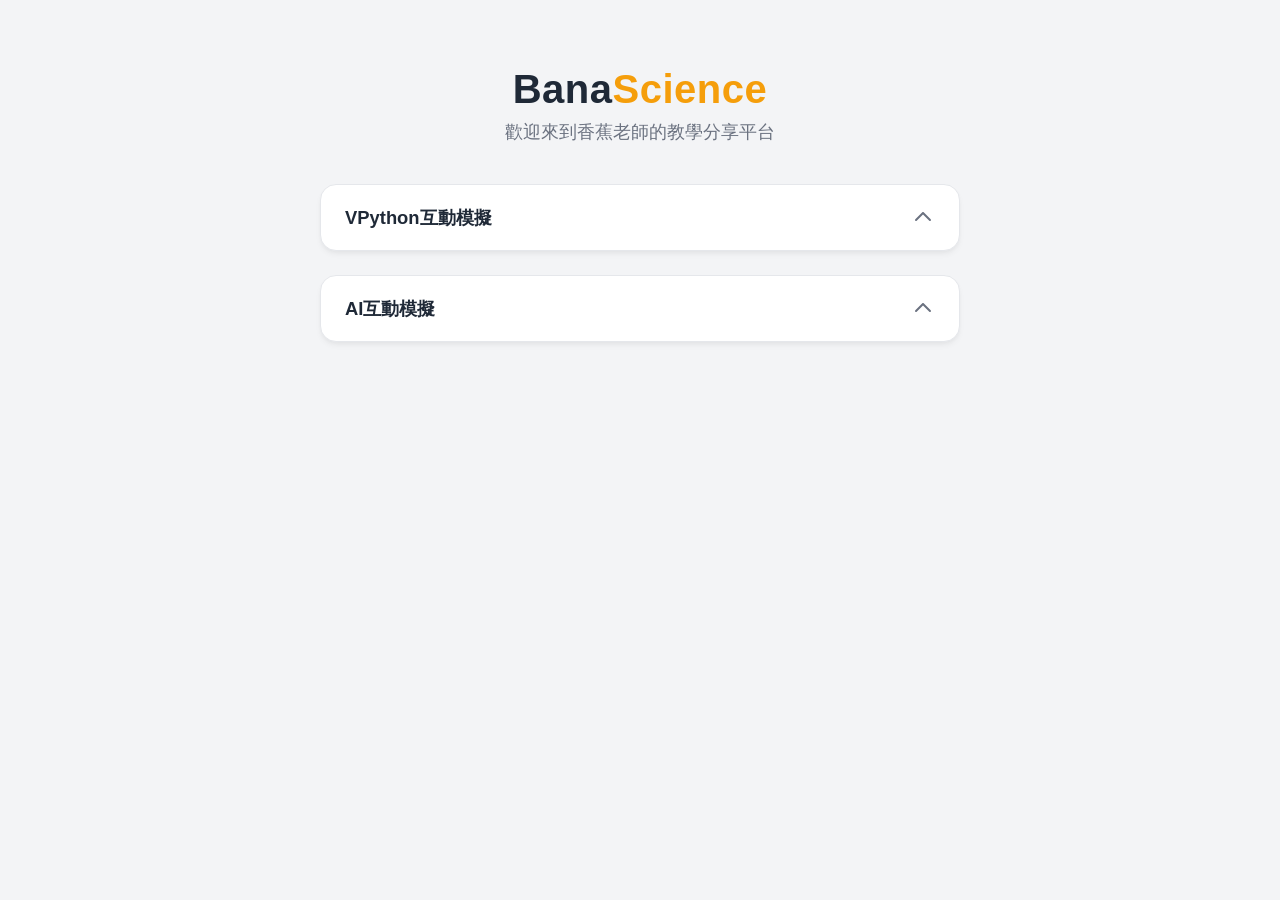
<file: index.html>
<!DOCTYPE html>
<html lang="zh-Hant">
<head>
  <meta charset="UTF-8" />  
  <meta name="viewport" content="width=device-width, initial-scale=1.0" />
  <title>BanaScience | 香蕉老師的教學分享平台</title>
  <link rel="bookmark" href="favicon/favicon.ico" />  
  <link rel="apple-touch-icon" sizes="180x180" href="favicon/apple-touch-icon.png">
  <link rel="icon" type="image/png" sizes="32x32" href="favicon/favicon-32x32.png">
  <link rel="icon" type="image/png" sizes="16x16" href="favicon/favicon-16x16.png">
  <link rel="manifest" href="favicon/site.webmanifest">
  <style>
    /* 定義全域色彩變數，方便未來統一修改 */
    :root {
      --primary-color: #F59E0B; /* 呼應香蕉的暖黃/橘色 */
      --bg-color: #F3F4F6;      /* 柔和的淺灰背景 */
      --card-bg: #FFFFFF;
      --text-main: #1F2937;
      --text-muted: #6B7280;
      --border-color: #E5E7EB;
    }

    body {
      font-family: "Microsoft JhengHei", -apple-system, BlinkMacSystemFont, sans-serif;
      background-color: var(--bg-color);
      color: var(--text-main);
      margin: 0;
      padding: 40px 20px;
      display: flex;
      flex-direction: column;
      align-items: center;
    }

    /* 加入容器限制最大寬度，避免在大螢幕上比例失衡 */
    .container {
      max-width: 640px;
      width: 100%;
    }

    header {
      text-align: center;
      margin-bottom: 40px;
    }

    h1 {
      font-size: 2.5rem;
      margin-bottom: 8px;
      font-weight: 800;
      letter-spacing: 0.5px;
    }

    h1 span {
      color: var(--primary-color);
    }

    header p {
      color: var(--text-muted);
      font-size: 1.1rem;
      margin: 0;
    }

    /* 現代卡片設計 */
    .drop-box {
      background-color: var(--card-bg);
      border-radius: 16px;
      box-shadow: 0 4px 6px -1px rgba(0, 0, 0, 0.05), 0 2px 4px -1px rgba(0, 0, 0, 0.03);
      margin-bottom: 24px;
      overflow: hidden;
      border: 1px solid var(--border-color);
      transition: transform 0.2s ease, box-shadow 0.2s ease;
    }

    .drop-box:hover {
      box-shadow: 0 10px 15px -3px rgba(0, 0, 0, 0.08);
      transform: translateY(-2px);
    }

    .drop-header {
      padding: 20px 24px;
      background-color: transparent;
      color: var(--text-main);
      font-size: 1.15rem;
      font-weight: 600;
      cursor: pointer;
      display: flex;
      justify-content: space-between;
      align-items: center;
      border: none;
      outline: none;
      transition: background-color 0.3s;
    }

    .drop-header.active, .drop-header:hover {
      background-color: #FAFAFA;
    }

    .drop-header .drop-arrow {
      transform-origin: 50% 50%;
      transition: transform 0.3s ease;
      fill: var(--text-muted);
    }

    .drop-header.active .drop-arrow {
      transform: rotate(180deg);
      fill: var(--primary-color);
    }

    .drop-content {
      background-color: var(--card-bg);
      display: flex;
      flex-direction: column;
      max-height: 0;
      overflow: hidden;
      transition: max-height 0.3s ease-out;
    }

    /* 選單內的連結項目 */
    .tool {
      padding: 16px 24px;
      display: flex;
      align-items: center;
      color: var(--text-main);
      text-decoration: none;
      border-top: 1px solid var(--border-color);
      transition: all 0.2s ease;
    }

    .tool:hover {
      background-color: #FFFBEB; /* 淺黃色懸浮背景 */
      padding-left: 32px; /* 懸浮時產生往右的動態引導感 */
      color: var(--primary-color);
      font-weight: 600;
    }

    /* 確保 SVG 縮放正確且與文字對齊 */
    .icon {
      width: 24px;
      height: 24px;
      margin-right: 14px;
      flex-shrink: 0;
    }

    .icon path {
      transition: fill 0.2s ease;
    }

    .tool:hover .icon path {
      fill: var(--primary-color);
    }

    /* 若沒有 icon 的項目，用點綴圖案代替對齊 */
    .tool span {
      display: flex;
      align-items: center;
    }
  </style>
</head>
<body>
  <div class="container">
    <header>
      <h1>Bana<span>Science</span></h1>
      <p>歡迎來到香蕉老師的教學分享平台</p>
    </header>

    <div class="drop-box">
      <div class="drop-header">
        <span>VPython互動模擬</span>
        <svg class="drop-arrow" width="24" height="24" viewBox="0 0 24 24" xmlns="http://www.w3.org/2000/svg">
          <path fill-rule="evenodd" clip-rule="evenodd" d="M12 7C12.2652 7 12.5196 7.10536 12.7071 7.29289L19.7071 14.2929C20.0976 14.6834 20.0976 15.3166 19.7071 15.7071C19.3166 16.0976 18.6834 16.0976 18.2929 15.7071L12 9.41421L5.70711 15.7071C5.31658 16.0976 4.68342 16.0976 4.29289 15.7071C3.90237 15.3166 3.90237 14.6834 4.29289 14.2929L11.2929 7.29289C11.4804 7.10536 11.7348 7 12 7Z"/>
        </svg>
      </div>
      <div class="drop-content" id="vpython_ani">
        <a class="tool" href="./wave.html">
          <svg class="icon" viewBox="0 0 594.3761 255.05859" version="1.1" xmlns="http://www.w3.org/2000/svg">
            <g transform="translate(-395.97852,-268.9707)">
              <path fill="#555555" style="stroke-linecap:round;stroke-linejoin:round;paint-order:stroke markers fill"
                d="m 558.82031,268.9707 c -20.92199,0 -37.84213,10.01797 -52.13672,21.58594 -14.29458,11.56798 -26.56698,25.69681 -37.11523,39.49805 -21.09652,27.60247 -35.37891,54.76172 -35.37891,54.76172 a 25,25 0 0 0 -0.25781,0.86523 h -15.45312 a 22.5,22.5 0 0 0 -22.5,22.5 22.5,22.5 0 0 0 22.5,22.5 h 158.86132 a 22.5,22.5 0 0 0 22.5,-22.5 22.5,22.5 0 0 0 -11.11523,-19.40039 c 2.13415,-3.41445 4.4962,-7.09667 7.10156,-10.98242 -3.69198,-5.61745 -7.44564,-11.02613 -11.27344,-15.8086 -11.22714,-14.02732 -21.59804,-19.28801 -24.34374,-20.59961 -16.43062,23.23801 -27.07227,43.42579 -27.07227,43.42579 a 25,25 0 0 0 -0.36523,0.86523 H 491.8418 c 4.9206,-7.74054 10.62061,-16.32858 17.45117,-25.26562 9.04241,-11.831 19.38296,-23.336 28.84375,-30.99219 9.46078,-7.6562 17.43927,-10.45313 20.68359,-10.45313 12.20814,0 27.55106,10.53319 42.68946,29.44727 15.13841,18.91408 28.14244,43.18011 38.18945,60.58203 9.10519,15.77066 23.19824,42.76892 42.45312,66.82617 19.25489,24.05725 45.60208,48.20313 81.72657,48.20313 20.922,0 37.84212,-10.0199 52.13672,-21.58789 14.2946,-11.56798 26.56693,-25.69486 37.11523,-39.4961 21.0965,-27.60247 35.37891,-54.76367 35.37891,-54.76367 a 25,25 0 0 0 -10.41993,-33.78516 25,25 0 0 0 -33.78515,10.41993 c 0,0 -12.81559,24.10361 -30.90039,47.76562 -9.0424,11.831 -19.381,23.33598 -28.8418,30.99219 -9.4608,7.6562 -17.43929,10.45508 -20.68359,10.45508 -12.2081,0 -27.55105,-10.53319 -42.68946,-29.44727 C 706.05105,425.66795 693.047,401.40192 683,384 673.8948,368.22934 659.7998,341.23108 640.54492,317.17383 621.29003,293.11657 594.94479,268.9707 558.82031,268.9707 Z m 98.94727,0 c -10.1329,0 -19.30884,2.38143 -27.7207,6.11914 10.70728,8.95653 19.8438,19.00212 27.45507,28.51172 5.08846,6.35757 9.79291,12.84472 14.14844,19.24024 9.08478,4.62656 18.98115,13.3001 28.80664,25.57617 15.13841,18.91408 28.14245,43.18011 38.18946,60.58203 6.06993,10.51344 14.57015,26.10715 25.125,42.40234 1.78696,-0.91242 4.20304,-2.34317 7.1289,-4.71093 7.20464,-5.8304 16.93063,-16.41639 25.24805,-27.29883 1.22338,-1.60067 2.36522,-3.19791 3.53711,-4.79883 C 793.07513,403.68747 787.1085,392.93952 781.94727,384 772.84207,368.22934 758.74707,341.23108 739.49219,317.17383 720.2373,293.11657 693.89206,268.9707 657.76758,268.9707 Z m 306.65234,102.54492 a 25,25 0 0 0 -21.16797,13.30079 c 0,0 -12.81559,24.10361 -30.90039,47.76562 -9.0424,11.831 -19.38099,23.33598 -28.84179,30.99219 -2.82417,2.28547 -5.43862,4.01568 -7.91211,5.49023 -1.71394,2.35097 -3.39487,4.69418 -5.21094,7.07032 -10.68177,13.97586 -23.40176,28.68413 -38.7832,41.49609 9.49961,4.01241 19.8775,6.39844 31.22265,6.39844 20.922,0 37.84212,-10.0199 52.13672,-21.58789 14.2946,-11.56798 26.56694,-25.69486 37.11524,-39.4961 21.0965,-27.60247 35.3789,-54.76367 35.3789,-54.76367 a 25,25 0 0 0 -10.41992,-33.78516 25,25 0 0 0 -12.61719,-2.88086 z" />
            </g>
          </svg>
          <span>波動模擬</span>
        </a>
        <a class="tool" href="./projectile.html">
          <svg class="icon" viewBox="0 0 556.05591 450" version="1.1" xmlns="http://www.w3.org/2000/svg">
            <g transform="translate(-371.45581,-113.09178)">
              <path fill="#555555" style="display:inline;stroke-linecap:round;stroke-linejoin:round;paint-order:stroke markers fill"
                d="m 813.71879,113.09178 c -62.2541,-1e-5 -113.793,51.53891 -113.79301,113.79297 0,62.25406 51.53891,113.79292 113.79301,113.79292 62.254,0 113.7929,-51.53886 113.7929,-113.79292 0,-62.25405 -51.5389,-113.79297 -113.7929,-113.79297 z m 0,50 a 63.793274,63.793274 0 0 1 63.7929,63.79297 63.793274,63.793274 0 0 1 -63.7929,63.79297 63.793274,63.793274 0 0 1 -63.79301,-63.79297 63.793274,63.793274 0 0 1 63.79301,-63.79297 z m -156.20902,81.64453 a 22.5,22.5 0 0 0 -11.43164,2.22461 c -42.15649,20.56658 -82.80419,44.84276 -120.45313,73.55665 -0.005,0 -0.0101,0.01 -0.0156,0.014 -0.003,0 -0.007,0 -0.01,0.01 -30.0369,22.8474 -57.94888,48.3608 -83.52148,75.9687 -24.5409,26.4741 -46.99316,54.9388 -66.90625,85.1426 a 22.5,22.5 0 0 0 6.39843,31.1699 22.5,22.5 0 0 0 31.16993,-6.4004 c 18.51048,-28.0762 39.43138,-54.6096 62.34375,-79.3261 a 22.50225,22.50225 0 0 0 0.006,-0.01 c 23.87759,-25.7781 49.88614,-49.5366 77.7754,-70.7481 a 22.50225,22.50225 0 0 0 0.0254,-0.02 c 34.95945,-26.6654 73.0517,-49.4628 112.91797,-68.91208 a 22.5,22.5 0 0 0 10.35546,-30.08789 22.5,22.5 0 0 0 -18.65429,-12.58008 z m 35.03906,60.93946 a 22.5,22.5 0 0 0 -11.45313,2.1211 c -75.90929,36.1812 -168.40964,95.7492 -245.36914,208.789 a 22.5,22.5 0 0 0 5.9375,31.2618 22.5,22.5 0 0 0 31.25977,-5.9356 c 71.70632,-105.3238 156.02162,-159.409 227.5332,-193.4941 a 22.5,22.5 0 0 0 10.63086,-29.9922 22.5,22.5 0 0 0 -18.53906,-12.75 z" />
            </g>
          </svg>
          <span>拋體模擬</span>
        </a>
      </div>
    </div>

    <div class="drop-box">
      <div class="drop-header">
        <span>AI互動模擬</span>
        <svg class="drop-arrow" width="24" height="24" viewBox="0 0 24 24" xmlns="http://www.w3.org/2000/svg">
          <path fill-rule="evenodd" clip-rule="evenodd" d="M12 7C12.2652 7 12.5196 7.10536 12.7071 7.29289L19.7071 14.2929C20.0976 14.6834 20.0976 15.3166 19.7071 15.7071C19.3166 16.0976 18.6834 16.0976 18.2929 15.7071L12 9.41421L5.70711 15.7071C5.31658 16.0976 4.68342 16.0976 4.29289 15.7071C3.90237 15.3166 3.90237 14.6834 4.29289 14.2929L11.2929 7.29289C11.4804 7.10536 11.7348 7 12 7Z"/>
        </svg>
      </div>
     <div class="drop-content" id="html_ani">
        <a class="tool" href="./lab/wave_physic.html">
          <svg class="icon" viewBox="0 0 594.3761 255.05859" version="1.1" xmlns="http://www.w3.org/2000/svg">
            <g transform="translate(-395.97852,-268.9707)">
              <path fill="#555555" style="stroke-linecap:round;stroke-linejoin:round;paint-order:stroke markers fill"
                d="m 558.82031,268.9707 c -20.92199,0 -37.84213,10.01797 -52.13672,21.58594 -14.29458,11.56798 -26.56698,25.69681 -37.11523,39.49805 -21.09652,27.60247 -35.37891,54.76172 -35.37891,54.76172 a 25,25 0 0 0 -0.25781,0.86523 h -15.45312 a 22.5,22.5 0 0 0 -22.5,22.5 22.5,22.5 0 0 0 22.5,22.5 h 158.86132 a 22.5,22.5 0 0 0 22.5,-22.5 22.5,22.5 0 0 0 -11.11523,-19.40039 c 2.13415,-3.41445 4.4962,-7.09667 7.10156,-10.98242 -3.69198,-5.61745 -7.44564,-11.02613 -11.27344,-15.8086 -11.22714,-14.02732 -21.59804,-19.28801 -24.34374,-20.59961 -16.43062,23.23801 -27.07227,43.42579 -27.07227,43.42579 a 25,25 0 0 0 -0.36523,0.86523 H 491.8418 c 4.9206,-7.74054 10.62061,-16.32858 17.45117,-25.26562 9.04241,-11.831 19.38296,-23.336 28.84375,-30.99219 9.46078,-7.6562 17.43927,-10.45313 20.68359,-10.45313 12.20814,0 27.55106,10.53319 42.68946,29.44727 15.13841,18.91408 28.14244,43.18011 38.18945,60.58203 9.10519,15.77066 23.19824,42.76892 42.45312,66.82617 19.25489,24.05725 45.60208,48.20313 81.72657,48.20313 20.922,0 37.84212,-10.0199 52.13672,-21.58789 14.2946,-11.56798 26.56693,-25.69486 37.11523,-39.4961 21.0965,-27.60247 35.37891,-54.76367 35.37891,-54.76367 a 25,25 0 0 0 -10.41993,-33.78516 25,25 0 0 0 -33.78515,10.41993 c 0,0 -12.81559,24.10361 -30.90039,47.76562 -9.0424,11.831 -19.381,23.33598 -28.8418,30.99219 -9.4608,7.6562 -17.43929,10.45508 -20.68359,10.45508 -12.2081,0 -27.55105,-10.53319 -42.68946,-29.44727 C 706.05105,425.66795 693.047,401.40192 683,384 673.8948,368.22934 659.7998,341.23108 640.54492,317.17383 621.29003,293.11657 594.94479,268.9707 558.82031,268.9707 Z m 98.94727,0 c -10.1329,0 -19.30884,2.38143 -27.7207,6.11914 10.70728,8.95653 19.8438,19.00212 27.45507,28.51172 5.08846,6.35757 9.79291,12.84472 14.14844,19.24024 9.08478,4.62656 18.98115,13.3001 28.80664,25.57617 15.13841,18.91408 28.14245,43.18011 38.18946,60.58203 6.06993,10.51344 14.57015,26.10715 25.125,42.40234 1.78696,-0.91242 4.20304,-2.34317 7.1289,-4.71093 7.20464,-5.8304 16.93063,-16.41639 25.24805,-27.29883 1.22338,-1.60067 2.36522,-3.19791 3.53711,-4.79883 C 793.07513,403.68747 787.1085,392.93952 781.94727,384 772.84207,368.22934 758.74707,341.23108 739.49219,317.17383 720.2373,293.11657 693.89206,268.9707 657.76758,268.9707 Z m 306.65234,102.54492 a 25,25 0 0 0 -21.16797,13.30079 c 0,0 -12.81559,24.10361 -30.90039,47.76562 -9.0424,11.831 -19.38099,23.33598 -28.84179,30.99219 -2.82417,2.28547 -5.43862,4.01568 -7.91211,5.49023 -1.71394,2.35097 -3.39487,4.69418 -5.21094,7.07032 -10.68177,13.97586 -23.40176,28.68413 -38.7832,41.49609 9.49961,4.01241 19.8775,6.39844 31.22265,6.39844 20.922,0 37.84212,-10.0199 52.13672,-21.58789 14.2946,-11.56798 26.56694,-25.69486 37.11524,-39.4961 21.0965,-27.60247 35.3789,-54.76367 35.3789,-54.76367 a 25,25 0 0 0 -10.41992,-33.78516 25,25 0 0 0 -12.61719,-2.88086 z" />
            </g>
          </svg>
          <span>波動物理實驗室</span>
        </a>
        <a class="tool" href="./eyes.html">
          <svg class="icon" viewBox="0 0 24 24" xmlns="http://www.w3.org/2000/svg">
            <path fill="#555555" d="M12 4.5C7 4.5 2.73 7.61 1 12c1.73 4.39 6 7.5 11 7.5s9.27-3.11 11-7.5c-1.73-4.39-6-7.5-11-7.5zM12 17c-2.76 0-5-2.24-5-5s2.24-5 5-5 5 2.24 5 5-2.24 5-5 5zm0-8c-1.66 0-3 1.34-3 3s1.34 3 3 3 3-1.34 3-3-1.34-3-3-3z"/>
          </svg>
          <span>眼睛成像模擬</span>
        </a>
        <a class="tool" href="./lab/eyesoptical.html">
          <svg class="icon" viewBox="0 0 24 24" xmlns="http://www.w3.org/2000/svg">
            <path fill="#555555" d="M15.5 14h-.79l-.28-.27C15.41 12.59 16 11.11 16 9.5 16 5.91 13.09 3 9.5 3S3 5.91 3 9.5 5.91 16 9.5 16c1.61 0 3.09-.59 4.23-1.57l.27.28v.79l5 4.99L20.49 19l-4.99-5zm-6 0C7.01 14 5 11.99 5 9.5S7.01 5 9.5 5 14 7.01 14 9.5 11.99 14 9.5 14zM12 10h-2v2H9v-2H7V9h2V7h1v2h2v1z"/>
          </svg>
          <span>近視與遠視</span>
        </a>
        <a class="tool" href="./lab/circuit_lab.html">
          <svg class="icon" viewBox="0 0 24 24" xmlns="http://www.w3.org/2000/svg">
            <path fill="#555555" d="M11 21h-1l1-7H7.5c-.58 0-.57-.32-.38-.66.19-.34.37-.71.37-.71L12.5 3h1l-1 7h3.5c.49 0 .56.33.47.51l-.07.15C12.96 17.55 11 21 11 21z"/>
          </svg>
          <span>電學實驗室</span>
        </a>
        <a class="tool" href="./lab/atom.html">
          <svg class="icon" viewBox="0 0 24 24" xmlns="http://www.w3.org/2000/svg">
            <path fill="#555555" d="M12 14.5c-1.38 0-2.5-1.12-2.5-2.5s1.12-2.5 2.5-2.5 2.5 1.12 2.5 2.5-1.12 2.5-2.5 2.5zm0-4c-.83 0-1.5.67-1.5 1.5s.67 1.5 1.5 1.5 1.5-.67 1.5-1.5-.67-1.5-1.5-1.5z"/>
            <path fill="#555555" d="M21 12c0 2.21-4.03 4-9 4s-9-1.79-9-4 4.03-4 9-4 9 1.79 9 4zm-1.13 0c0-1.42-3.1-2.61-7.87-2.61S4.13 10.58 4.13 12s3.1 2.61 7.87 2.61 7.87-1.19 7.87-2.61z" transform="rotate(60 12 12)"/>
            <path fill="#555555" d="M21 12c0 2.21-4.03 4-9 4s-9-1.79-9-4 4.03-4 9-4 9 1.79 9 4zm-1.13 0c0-1.42-3.1-2.61-7.87-2.61S4.13 10.58 4.13 12s3.1 2.61 7.87 2.61 7.87-1.19 7.87-2.61z" transform="rotate(-60 12 12)"/>
            <path fill="#555555" d="M21 12c0 2.21-4.03 4-9 4s-9-1.79-9-4 4.03-4 9-4 9 1.79 9 4zm-1.13 0c0-1.42-3.1-2.61-7.87-2.61S4.13 10.58 4.13 12s3.1 2.61 7.87 2.61 7.87-1.19 7.87-2.61z"/>
          </svg>
          <span>原子軌道</span>
        </a>
        <a class="tool" href="./lab/kinematics_simulator.html">
          <svg class="icon" viewBox="0 0 24 24" xmlns="http://www.w3.org/2000/svg">
            <path fill="#555555" d="M2 18h20v2H2v-2zM5 10h6v8H5v-8zm8 3v-3l5 4-5 4v-3h-2v-2h2z"/>
          </svg>
          <span>直線運動實驗室</span>
        </a>
      </div>
    </div>
  </div>

  <script>
    var acc = document.getElementsByClassName("drop-header"); 
    for (var i = 0; i < acc.length; i++) {
      acc[i].addEventListener("click", function() {
        this.classList.toggle("active");
        var panel = this.nextElementSibling;
        if (panel.style.maxHeight) {
            panel.style.maxHeight = null;
        } else {
            panel.style.maxHeight = panel.scrollHeight + "px";
        }
      });
    }
  </script>
</body>
</html>
</file>
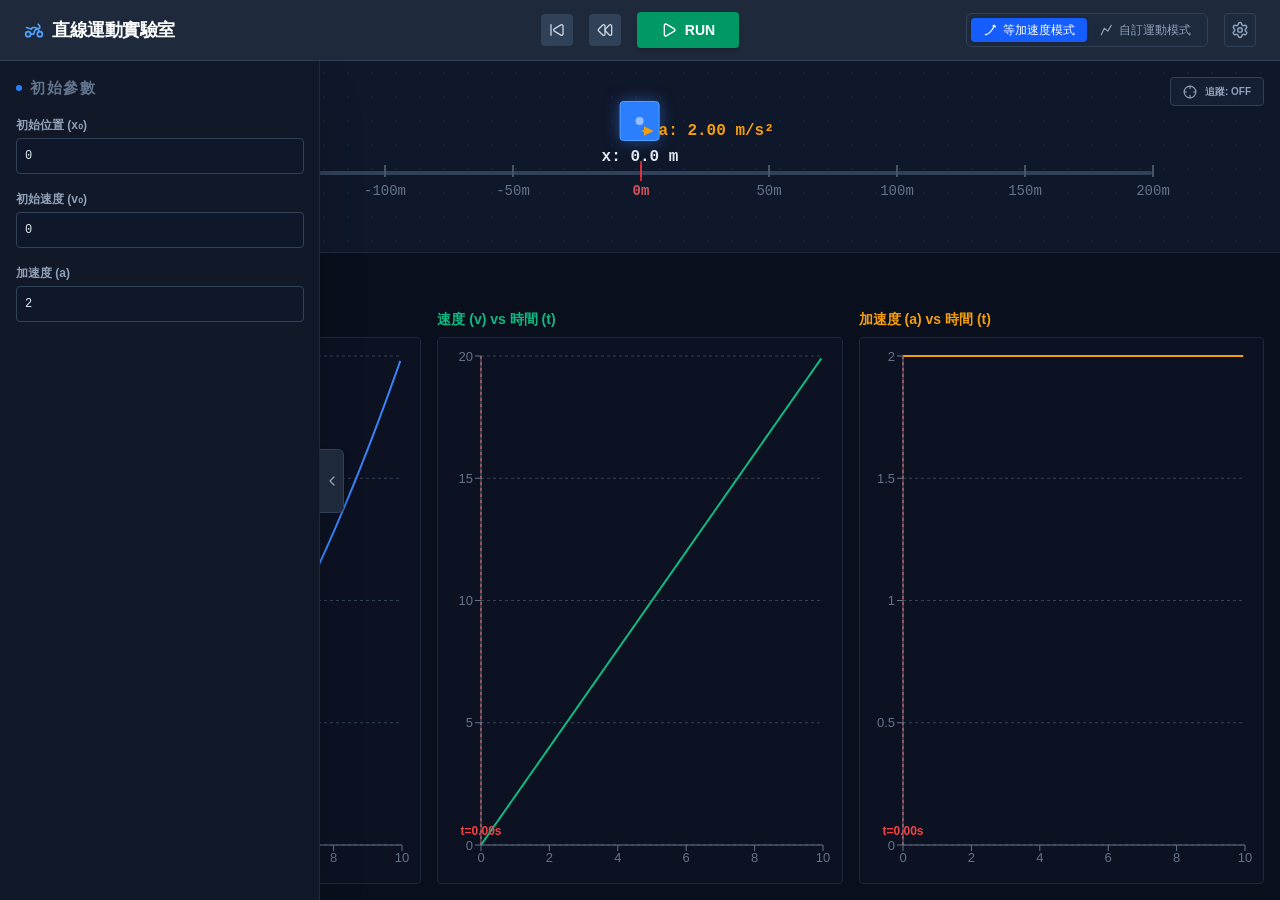
<file: lab/kinematics_simulator.html>
<!doctype html>
<html lang="en">
  <head>
    <meta charset="UTF-8" />
    <meta name="viewport" content="width=device-width, initial-scale=1.0" />
    <title>直線運動實驗室</title>
    <script type="module" crossorigin src="./assets/index-D7w0IJAz.js"></script>
    <link rel="stylesheet" crossorigin href="./assets/index-UMfoJuEy.css">
  </head>
  <body>
    <div id="root"></div>
  </body>
</html>
</file>
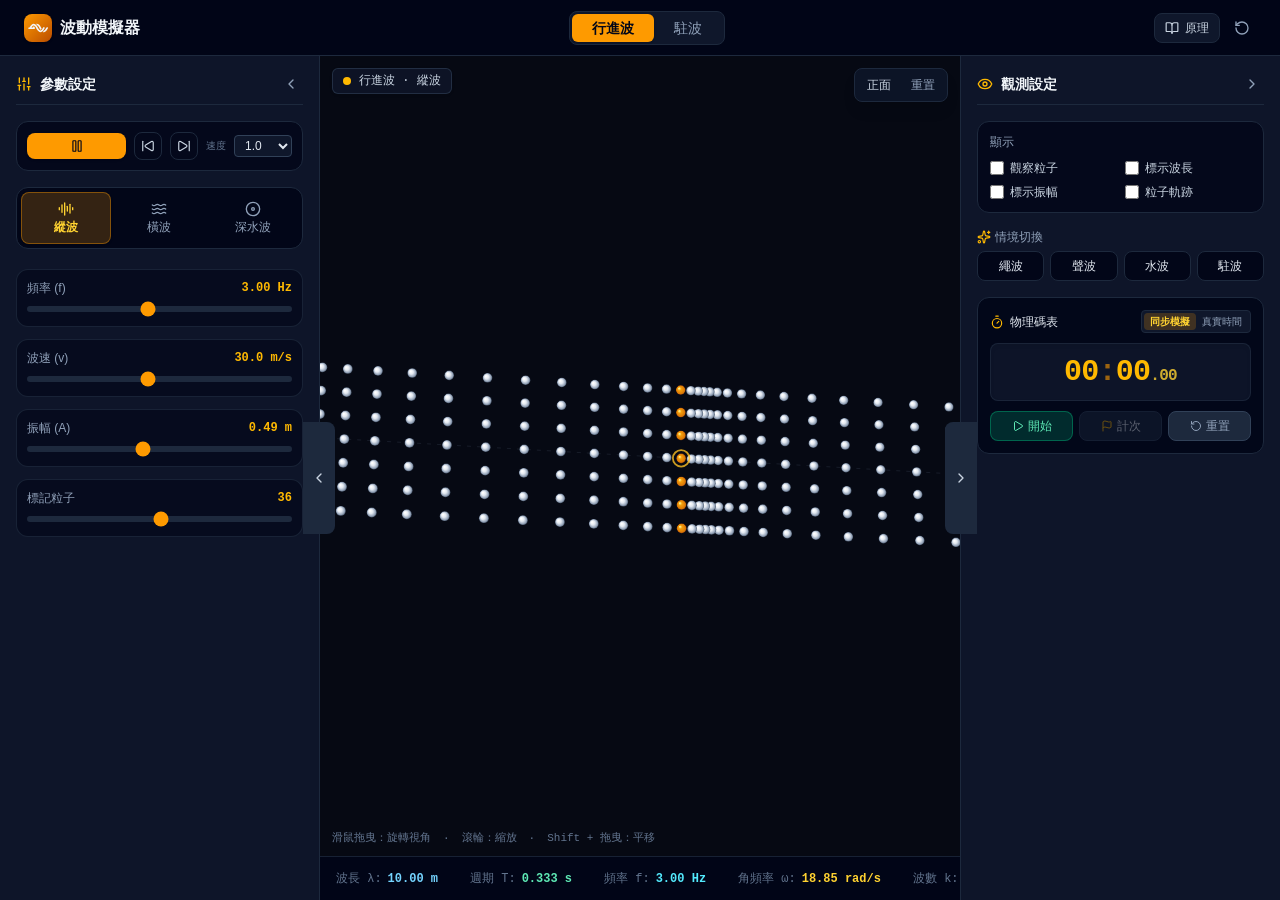
<file: lab/wave_physic.html>
<!doctype html>
<html lang="zh-TW" class="dark">
  <head>
    <meta charset="UTF-8" />
    <meta name="viewport" content="width=device-width, initial-scale=1.0" />
    <title>波動模擬實驗室 Wave Physics Lab</title>
    <meta name="description" content="專業互動式波動物理模擬應用程式，支援縱波、橫波與圓形水波，涵蓋行進波與駐波模式、單一介質運動聚焦追蹤、波長與振幅標示及物理實驗碼表。" />
    <meta property="og:title" content="波動物理模擬實驗室 (Wave Physics Lab)" />
    <meta property="og:description" content="專業互動式波動物理模擬應用程式，支援縱波、橫波與圓形水波，涵蓋行進波與駐波模式、單一介質運動聚焦追蹤、波長與振幅標示及物理實驗碼表。" />
    <meta property="og:type" content="website" />
    <meta name="twitter:card" content="summary_large_image" />
    <link rel="preconnect" href="https://fonts.googleapis.com">
    <link rel="preconnect" href="https://fonts.gstatic.com" crossorigin>
    <link href="https://fonts.googleapis.com/css2?family=Plus+Jakarta+Sans:wght@400;500;600;700&family=JetBrains+Mono:wght@400;500;600&display=swap" rel="stylesheet">
    <script type="module" crossorigin src="./assets/index-BdIynE3E.js"></script>
    <link rel="stylesheet" crossorigin href="./assets/index-DyUQzf6P.css">
  </head>
  <body class="bg-slate-950 text-slate-100 antialiased overflow-x-hidden selection:bg-amber-500/30 selection:text-amber-200">
    <div id="root"></div>
  </body>
</html>
</file>
<file: lab/assets/index-UMfoJuEy.css>
/*! tailwindcss v4.3.3 | MIT License | https://tailwindcss.com */@layer properties{@supports (((-webkit-hyphens:none)) and (not (margin-trim:inline))) or ((-moz-orient:inline) and (not (color:rgb(from red r g b)))){*,:before,:after,::backdrop{--tw-translate-x:0;--tw-translate-y:0;--tw-translate-z:0;--tw-rotate-x:initial;--tw-rotate-y:initial;--tw-rotate-z:initial;--tw-skew-x:initial;--tw-skew-y:initial;--tw-space-y-reverse:0;--tw-border-style:solid;--tw-font-weight:initial;--tw-tracking:initial;--tw-shadow:0 0 #0000;--tw-shadow-color:initial;--tw-shadow-alpha:100%;--tw-inset-shadow:0 0 #0000;--tw-inset-shadow-color:initial;--tw-inset-shadow-alpha:100%;--tw-ring-color:initial;--tw-ring-shadow:0 0 #0000;--tw-inset-ring-color:initial;--tw-inset-ring-shadow:0 0 #0000;--tw-ring-inset:initial;--tw-ring-offset-width:0px;--tw-ring-offset-color:#fff;--tw-ring-offset-shadow:0 0 #0000;--tw-backdrop-blur:initial;--tw-backdrop-brightness:initial;--tw-backdrop-contrast:initial;--tw-backdrop-grayscale:initial;--tw-backdrop-hue-rotate:initial;--tw-backdrop-invert:initial;--tw-backdrop-opacity:initial;--tw-backdrop-saturate:initial;--tw-backdrop-sepia:initial;--tw-duration:initial;--tw-ease:initial}}}@layer theme{:root,:host{--font-sans:-apple-system, BlinkMacSystemFont, "Segoe UI", Roboto, "Helvetica Neue", "Noto Sans", Arial, sans-serif, "Apple Color Emoji", "Segoe UI Emoji", "Segoe UI Symbol", "Noto Color Emoji";--font-mono:ui-monospace, SFMono-Regular, Menlo, Monaco, Consolas, "Liberation Mono", "Courier New", monospace;--color-red-300:oklch(80.8% .114 19.571);--color-red-400:oklch(70.4% .191 22.216);--color-red-500:oklch(63.7% .237 25.331);--color-amber-400:oklch(82.8% .189 84.429);--color-amber-500:oklch(76.9% .188 70.08);--color-amber-600:oklch(66.6% .179 58.318);--color-yellow-400:oklch(85.2% .199 91.936);--color-emerald-400:oklch(76.5% .177 163.223);--color-emerald-500:oklch(69.6% .17 162.48);--color-emerald-600:oklch(59.6% .145 163.225);--color-blue-400:oklch(70.7% .165 254.624);--color-blue-500:oklch(62.3% .214 259.815);--color-blue-600:oklch(54.6% .245 262.881);--color-pink-400:oklch(71.8% .202 349.761);--color-slate-200:oklch(92.9% .013 255.508);--color-slate-300:oklch(86.9% .022 252.894);--color-slate-400:oklch(70.4% .04 256.788);--color-slate-500:oklch(55.4% .046 257.417);--color-slate-600:oklch(44.6% .043 257.281);--color-slate-700:oklch(37.2% .044 257.287);--color-slate-800:oklch(27.9% .041 260.031);--color-slate-900:oklch(20.8% .042 265.755);--color-black:#000;--color-white:#fff;--spacing:.25rem;--container-5xl:64rem;--text-xs:.75rem;--text-xs--line-height:calc(1 / .75);--text-sm:.875rem;--text-sm--line-height:calc(1.25 / .875);--text-base:1rem;--text-base--line-height: 1.5 ;--text-lg:1.125rem;--text-lg--line-height:calc(1.75 / 1.125);--font-weight-medium:500;--font-weight-bold:700;--tracking-tight:-.025em;--tracking-widest:.1em;--radius-sm:.25rem;--radius-md:.375rem;--radius-lg:.5rem;--ease-in-out:cubic-bezier(.4, 0, .2, 1);--blur-sm:8px;--default-transition-duration:.15s;--default-transition-timing-function:cubic-bezier(.4, 0, .2, 1);--default-font-family:var(--font-sans);--default-mono-font-family:var(--font-mono)}}@layer base{*,:after,:before,::backdrop{box-sizing:border-box;border:0 solid;margin:0;padding:0}::file-selector-button{box-sizing:border-box;border:0 solid;margin:0;padding:0}html,:host{-webkit-text-size-adjust:100%;-moz-tab-size:4;tab-size:4;line-height:1.5;font-family:var(--default-font-family,-apple-system, BlinkMacSystemFont, "Segoe UI", Roboto, "Helvetica Neue", "Noto Sans", Arial, sans-serif, "Apple Color Emoji", "Segoe UI Emoji", "Segoe UI Symbol", "Noto Color Emoji");font-feature-settings:var(--default-font-feature-settings,normal);font-variation-settings:var(--default-font-variation-settings,normal);-webkit-tap-highlight-color:transparent}hr{height:0;color:inherit;border-top-width:1px}abbr:where([title]){-webkit-text-decoration:underline dotted;text-decoration:underline dotted}h1,h2,h3,h4,h5,h6{font-size:inherit;font-weight:inherit}a{color:inherit;-webkit-text-decoration:inherit;text-decoration:inherit}b,strong{font-weight:bolder}code,kbd,samp,pre{font-family:var(--default-mono-font-family,ui-monospace, SFMono-Regular, Menlo, Monaco, Consolas, "Liberation Mono", "Courier New", monospace);font-feature-settings:var(--default-mono-font-feature-settings,normal);font-variation-settings:var(--default-mono-font-variation-settings,normal);font-size:1em}small{font-size:80%}sub,sup{vertical-align:baseline;font-size:75%;line-height:0;position:relative}sub{bottom:-.25em}sup{top:-.5em}table{text-indent:0;border-color:inherit;border-collapse:collapse}:-moz-focusring:where(:not(iframe)){outline:auto}progress{vertical-align:baseline}summary{display:list-item}ol,ul,menu{list-style:none}img,svg,video,canvas,audio,iframe,embed,object{vertical-align:middle;display:block}img,video{max-width:100%;height:auto}button,input,select,optgroup,textarea{font:inherit;font-feature-settings:inherit;font-variation-settings:inherit;letter-spacing:inherit;color:inherit;opacity:1;background-color:#0000;border-radius:0}::file-selector-button{font:inherit;font-feature-settings:inherit;font-variation-settings:inherit;letter-spacing:inherit;color:inherit;opacity:1;background-color:#0000;border-radius:0}:where(select:is([multiple],[size])) optgroup{font-weight:bolder}:where(select:is([multiple],[size])) optgroup option{padding-inline-start:20px}::file-selector-button{margin-inline-end:4px}::placeholder{opacity:1}@supports (not ((-webkit-appearance:-apple-pay-button))) or (contain-intrinsic-size:1px){::placeholder{color:currentColor}@supports (color:color-mix(in lab,red,red)){::placeholder{color:color-mix(in oklab,currentcolor 50%,transparent)}}}textarea{resize:vertical}::-webkit-search-decoration{-webkit-appearance:none}::-webkit-date-and-time-value{min-height:1lh;text-align:inherit}::-webkit-datetime-edit{display:inline-flex}::-webkit-datetime-edit-fields-wrapper{padding:0}::-webkit-datetime-edit{padding-block:0}::-webkit-datetime-edit-year-field{padding-block:0}::-webkit-datetime-edit-month-field{padding-block:0}::-webkit-datetime-edit-day-field{padding-block:0}::-webkit-datetime-edit-hour-field{padding-block:0}::-webkit-datetime-edit-minute-field{padding-block:0}::-webkit-datetime-edit-second-field{padding-block:0}::-webkit-datetime-edit-millisecond-field{padding-block:0}::-webkit-datetime-edit-meridiem-field{padding-block:0}::-webkit-calendar-picker-indicator{line-height:1}:-moz-ui-invalid{box-shadow:none}button,input:where([type=button],[type=reset],[type=submit]){-webkit-appearance:button;-moz-appearance:button;appearance:button}::file-selector-button{-webkit-appearance:button;-moz-appearance:button;appearance:button}::-webkit-inner-spin-button{height:auto}::-webkit-outer-spin-button{height:auto}[hidden]:where(:not([hidden=until-found])){display:none!important}}@layer components;@layer utilities{.pointer-events-none{pointer-events:none}.absolute{position:absolute}.fixed{position:fixed}.relative{position:relative}.inset-0{top:0;right:0;bottom:0;left:0}.top-0{top:0}.top-1\/2{top:50%}.top-2{top:calc(var(--spacing) * 2)}.top-4{top:calc(var(--spacing) * 4)}.top-\[50\%\]{top:50%}.right-2{right:calc(var(--spacing) * 2)}.right-4{right:calc(var(--spacing) * 4)}.bottom-0{bottom:0}.left-0{left:0}.left-1\/2{left:50%}.left-4{left:calc(var(--spacing) * 4)}.z-10{z-index:10}.z-20{z-index:20}.z-30{z-index:30}.z-40{z-index:40}.z-50{z-index:50}.mx-auto{margin-inline:auto}.mt-1{margin-top:var(--spacing)}.mt-2{margin-top:calc(var(--spacing) * 2)}.mt-5{margin-top:calc(var(--spacing) * 5)}.mt-6{margin-top:calc(var(--spacing) * 6)}.mt-8{margin-top:calc(var(--spacing) * 8)}.mr-auto{margin-right:auto}.mb-1{margin-bottom:var(--spacing)}.mb-2{margin-bottom:calc(var(--spacing) * 2)}.mb-4{margin-bottom:calc(var(--spacing) * 4)}.ml-2{margin-left:calc(var(--spacing) * 2)}.block{display:block}.flex{display:flex}.grid{display:grid}.hidden{display:none}.h-1{height:var(--spacing)}.h-1\.5{height:calc(var(--spacing) * 1.5)}.h-3{height:calc(var(--spacing) * 3)}.h-5{height:calc(var(--spacing) * 5)}.h-6{height:calc(var(--spacing) * 6)}.h-8{height:calc(var(--spacing) * 8)}.h-16{height:calc(var(--spacing) * 16)}.h-48{height:calc(var(--spacing) * 48)}.h-64{height:calc(var(--spacing) * 64)}.h-auto{height:auto}.h-full{height:100%}.h-screen{height:100vh}.min-h-\[250px\]{min-height:250px}.w-0\.5{width:calc(var(--spacing) * .5)}.w-1\.5{width:calc(var(--spacing) * 1.5)}.w-6{width:calc(var(--spacing) * 6)}.w-64{width:calc(var(--spacing) * 64)}.w-80{width:calc(var(--spacing) * 80)}.w-full{width:100%}.max-w-5xl{max-width:var(--container-5xl)}.min-w-0{min-width:0}.min-w-\[140px\]{min-width:140px}.flex-1{flex:1}.shrink-0{flex-shrink:0}.-translate-x-1\/2{--tw-translate-x: -50% ;translate:var(--tw-translate-x) var(--tw-translate-y)}.-translate-x-full{--tw-translate-x:-100%;translate:var(--tw-translate-x) var(--tw-translate-y)}.translate-x-0{--tw-translate-x:0px;translate:var(--tw-translate-x) var(--tw-translate-y)}.translate-x-80{--tw-translate-x:calc(var(--spacing) * 80);translate:var(--tw-translate-x) var(--tw-translate-y)}.-translate-y-1\/2{--tw-translate-y: -50% ;translate:var(--tw-translate-x) var(--tw-translate-y)}.transform{transform:var(--tw-rotate-x,) var(--tw-rotate-y,) var(--tw-rotate-z,) var(--tw-skew-x,) var(--tw-skew-y,)}.cursor-crosshair{cursor:crosshair}.cursor-pointer{cursor:pointer}.touch-none{touch-action:none}.grid-cols-1{grid-template-columns:repeat(1,minmax(0,1fr))}.flex-col{flex-direction:column}.items-center{align-items:center}.justify-between{justify-content:space-between}.justify-center{justify-content:center}.justify-end{justify-content:flex-end}.justify-start{justify-content:flex-start}.gap-1{gap:var(--spacing)}.gap-1\.5{gap:calc(var(--spacing) * 1.5)}.gap-2{gap:calc(var(--spacing) * 2)}.gap-4{gap:calc(var(--spacing) * 4)}.gap-6{gap:calc(var(--spacing) * 6)}:where(.space-y-3>:not(:last-child)){--tw-space-y-reverse:0;margin-block-start:calc(calc(var(--spacing) * 3) * var(--tw-space-y-reverse));margin-block-end:calc(calc(var(--spacing) * 3) * calc(1 - var(--tw-space-y-reverse)))}:where(.space-y-4>:not(:last-child)){--tw-space-y-reverse:0;margin-block-start:calc(calc(var(--spacing) * 4) * var(--tw-space-y-reverse));margin-block-end:calc(calc(var(--spacing) * 4) * calc(1 - var(--tw-space-y-reverse)))}.overflow-hidden{overflow:hidden}.overflow-visible{overflow:visible}.overflow-x-hidden{overflow-x:hidden}.overflow-y-auto{overflow-y:auto}.rounded{border-radius:.25rem}.rounded-full{border-radius:3.40282e38px}.rounded-lg{border-radius:var(--radius-lg)}.rounded-md{border-radius:var(--radius-md)}.rounded-sm{border-radius:var(--radius-sm)}.rounded-r-md{border-top-right-radius:var(--radius-md);border-bottom-right-radius:var(--radius-md)}.border{border-style:var(--tw-border-style);border-width:1px}.border-y{border-block-style:var(--tw-border-style);border-block-width:1px}.border-t{border-top-style:var(--tw-border-style);border-top-width:1px}.border-r{border-right-style:var(--tw-border-style);border-right-width:1px}.border-b{border-bottom-style:var(--tw-border-style);border-bottom-width:1px}.border-amber-500\/50{border-color:#f99c0080}@supports (color:color-mix(in lab,red,red)){.border-amber-500\/50{border-color:color-mix(in oklab,var(--color-amber-500) 50%,transparent)}}.border-blue-400{border-color:var(--color-blue-400)}.border-blue-500\/50{border-color:#3080ff80}@supports (color:color-mix(in lab,red,red)){.border-blue-500\/50{border-color:color-mix(in oklab,var(--color-blue-500) 50%,transparent)}}.border-emerald-500\/50{border-color:#00bb7f80}@supports (color:color-mix(in lab,red,red)){.border-emerald-500\/50{border-color:color-mix(in oklab,var(--color-emerald-500) 50%,transparent)}}.border-slate-700{border-color:var(--color-slate-700)}.border-slate-800{border-color:var(--color-slate-800)}.bg-\[\#0F172A\]{background-color:#0f172a}.bg-\[\#0a0f1d\]{background-color:#0a0f1d}.bg-\[\#1E293B\]{background-color:#1e293b}.bg-\[\#111827\]{background-color:#111827}.bg-amber-600\/20{background-color:#dd740033}@supports (color:color-mix(in lab,red,red)){.bg-amber-600\/20{background-color:color-mix(in oklab,var(--color-amber-600) 20%,transparent)}}.bg-black\/50{background-color:#00000080}@supports (color:color-mix(in lab,red,red)){.bg-black\/50{background-color:color-mix(in oklab,var(--color-black) 50%,transparent)}}.bg-blue-500{background-color:var(--color-blue-500)}.bg-blue-600{background-color:var(--color-blue-600)}.bg-blue-600\/20{background-color:#155dfc33}@supports (color:color-mix(in lab,red,red)){.bg-blue-600\/20{background-color:color-mix(in oklab,var(--color-blue-600) 20%,transparent)}}.bg-emerald-600{background-color:var(--color-emerald-600)}.bg-emerald-600\/20{background-color:#00976733}@supports (color:color-mix(in lab,red,red)){.bg-emerald-600\/20{background-color:color-mix(in oklab,var(--color-emerald-600) 20%,transparent)}}.bg-red-500\/80{background-color:#fb2c36cc}@supports (color:color-mix(in lab,red,red)){.bg-red-500\/80{background-color:color-mix(in oklab,var(--color-red-500) 80%,transparent)}}.bg-slate-600{background-color:var(--color-slate-600)}.bg-slate-700{background-color:var(--color-slate-700)}.bg-slate-800{background-color:var(--color-slate-800)}.bg-slate-800\/50{background-color:#1d293d80}@supports (color:color-mix(in lab,red,red)){.bg-slate-800\/50{background-color:color-mix(in oklab,var(--color-slate-800) 50%,transparent)}}.bg-slate-900{background-color:var(--color-slate-900)}.bg-slate-900\/40{background-color:#0f172b66}@supports (color:color-mix(in lab,red,red)){.bg-slate-900\/40{background-color:color-mix(in oklab,var(--color-slate-900) 40%,transparent)}}.bg-slate-900\/90{background-color:#0f172be6}@supports (color:color-mix(in lab,red,red)){.bg-slate-900\/90{background-color:color-mix(in oklab,var(--color-slate-900) 90%,transparent)}}.bg-white\/50{background-color:#ffffff80}@supports (color:color-mix(in lab,red,red)){.bg-white\/50{background-color:color-mix(in oklab,var(--color-white) 50%,transparent)}}.p-1{padding:var(--spacing)}.p-1\.5{padding:calc(var(--spacing) * 1.5)}.p-2{padding:calc(var(--spacing) * 2)}.p-3{padding:calc(var(--spacing) * 3)}.p-4{padding:calc(var(--spacing) * 4)}.p-5{padding:calc(var(--spacing) * 5)}.p-6{padding:calc(var(--spacing) * 6)}.px-2{padding-inline:calc(var(--spacing) * 2)}.px-3{padding-inline:calc(var(--spacing) * 3)}.px-4{padding-inline:calc(var(--spacing) * 4)}.py-1{padding-block:var(--spacing)}.py-1\.5{padding-block:calc(var(--spacing) * 1.5)}.py-2{padding-block:calc(var(--spacing) * 2)}.py-3{padding-block:calc(var(--spacing) * 3)}.pt-3{padding-top:calc(var(--spacing) * 3)}.pb-1{padding-bottom:var(--spacing)}.font-mono{font-family:var(--font-mono)}.font-sans{font-family:var(--font-sans)}.text-base{font-size:var(--text-base);line-height:var(--tw-leading,var(--text-base--line-height))}.text-lg{font-size:var(--text-lg);line-height:var(--tw-leading,var(--text-lg--line-height))}.text-sm{font-size:var(--text-sm);line-height:var(--tw-leading,var(--text-sm--line-height))}.text-xs{font-size:var(--text-xs);line-height:var(--tw-leading,var(--text-xs--line-height))}.text-\[10px\]{font-size:10px}.text-\[11px\]{font-size:11px}.text-\[12px\]{font-size:12px}.text-\[15px\]{font-size:15px}.font-bold{--tw-font-weight:var(--font-weight-bold);font-weight:var(--font-weight-bold)}.font-medium{--tw-font-weight:var(--font-weight-medium);font-weight:var(--font-weight-medium)}.tracking-tight{--tw-tracking:var(--tracking-tight);letter-spacing:var(--tracking-tight)}.tracking-widest{--tw-tracking:var(--tracking-widest);letter-spacing:var(--tracking-widest)}.whitespace-nowrap{white-space:nowrap}.text-amber-400{color:var(--color-amber-400)}.text-blue-400{color:var(--color-blue-400)}.text-emerald-400{color:var(--color-emerald-400)}.text-pink-400{color:var(--color-pink-400)}.text-red-400{color:var(--color-red-400)}.text-red-400\/80{color:#ff6568cc}@supports (color:color-mix(in lab,red,red)){.text-red-400\/80{color:color-mix(in oklab,var(--color-red-400) 80%,transparent)}}.text-slate-200{color:var(--color-slate-200)}.text-slate-300{color:var(--color-slate-300)}.text-slate-400{color:var(--color-slate-400)}.text-slate-500{color:var(--color-slate-500)}.text-white{color:var(--color-white)}.text-yellow-400{color:var(--color-yellow-400)}.uppercase{text-transform:uppercase}.opacity-10{opacity:.1}.shadow-2xl{--tw-shadow:0 25px 50px -12px var(--tw-shadow-color,#00000040);box-shadow:var(--tw-inset-shadow),var(--tw-inset-ring-shadow),var(--tw-ring-offset-shadow),var(--tw-ring-shadow),var(--tw-shadow)}.shadow-\[0_0_15px_rgba\(59\,130\,246\,0\.5\)\]{--tw-shadow:0 0 15px var(--tw-shadow-color,#3b82f680);box-shadow:var(--tw-inset-shadow),var(--tw-inset-ring-shadow),var(--tw-ring-offset-shadow),var(--tw-ring-shadow),var(--tw-shadow)}.shadow-\[2px_0_5px_rgba\(0\,0\,0\,0\.2\)\]{--tw-shadow:2px 0 5px var(--tw-shadow-color,#0003);box-shadow:var(--tw-inset-shadow),var(--tw-inset-ring-shadow),var(--tw-ring-offset-shadow),var(--tw-ring-shadow),var(--tw-shadow)}.shadow-lg{--tw-shadow:0 10px 15px -3px var(--tw-shadow-color,#0000001a), 0 4px 6px -4px var(--tw-shadow-color,#0000001a);box-shadow:var(--tw-inset-shadow),var(--tw-inset-ring-shadow),var(--tw-ring-offset-shadow),var(--tw-ring-shadow),var(--tw-shadow)}.shadow-md{--tw-shadow:0 4px 6px -1px var(--tw-shadow-color,#0000001a), 0 2px 4px -2px var(--tw-shadow-color,#0000001a);box-shadow:var(--tw-inset-shadow),var(--tw-inset-ring-shadow),var(--tw-ring-offset-shadow),var(--tw-ring-shadow),var(--tw-shadow)}.shadow-sm{--tw-shadow:0 1px 3px 0 var(--tw-shadow-color,#0000001a), 0 1px 2px -1px var(--tw-shadow-color,#0000001a);box-shadow:var(--tw-inset-shadow),var(--tw-inset-ring-shadow),var(--tw-ring-offset-shadow),var(--tw-ring-shadow),var(--tw-shadow)}.backdrop-blur-sm{--tw-backdrop-blur:blur(var(--blur-sm));-webkit-backdrop-filter:var(--tw-backdrop-blur,) var(--tw-backdrop-brightness,) var(--tw-backdrop-contrast,) var(--tw-backdrop-grayscale,) var(--tw-backdrop-hue-rotate,) var(--tw-backdrop-invert,) var(--tw-backdrop-opacity,) var(--tw-backdrop-saturate,) var(--tw-backdrop-sepia,);backdrop-filter:var(--tw-backdrop-blur,) var(--tw-backdrop-brightness,) var(--tw-backdrop-contrast,) var(--tw-backdrop-grayscale,) var(--tw-backdrop-hue-rotate,) var(--tw-backdrop-invert,) var(--tw-backdrop-opacity,) var(--tw-backdrop-saturate,) var(--tw-backdrop-sepia,)}.transition-all{transition-property:all;transition-timing-function:var(--tw-ease,var(--default-transition-timing-function));transition-duration:var(--tw-duration,var(--default-transition-duration))}.transition-colors{transition-property:color,background-color,border-color,outline-color,text-decoration-color,fill,stroke,--tw-gradient-from,--tw-gradient-via,--tw-gradient-to;transition-timing-function:var(--tw-ease,var(--default-transition-timing-function));transition-duration:var(--tw-duration,var(--default-transition-duration))}.transition-transform{transition-property:transform,translate,scale,rotate;transition-timing-function:var(--tw-ease,var(--default-transition-timing-function));transition-duration:var(--tw-duration,var(--default-transition-duration))}.duration-300{--tw-duration:.3s;transition-duration:.3s}.ease-in-out{--tw-ease:var(--ease-in-out);transition-timing-function:var(--ease-in-out)}.outline-none{--tw-outline-style:none;outline-style:none}.select-none{-webkit-user-select:none;user-select:none}@media(hover:hover){.group-hover\:stroke-white:is(:where(.group):hover *){stroke:var(--color-white)}.hover\:bg-blue-500:hover{background-color:var(--color-blue-500)}.hover\:bg-emerald-500:hover{background-color:var(--color-emerald-500)}.hover\:bg-slate-600:hover{background-color:var(--color-slate-600)}.hover\:bg-slate-700:hover{background-color:var(--color-slate-700)}.hover\:text-red-300:hover{color:var(--color-red-300)}.hover\:text-white:hover{color:var(--color-white)}}.focus\:border-blue-500:focus{border-color:var(--color-blue-500)}.focus\:ring-1:focus{--tw-ring-shadow:var(--tw-ring-inset,) 0 0 0 calc(1px + var(--tw-ring-offset-width)) var(--tw-ring-color,currentcolor);box-shadow:var(--tw-inset-shadow),var(--tw-inset-ring-shadow),var(--tw-ring-offset-shadow),var(--tw-ring-shadow),var(--tw-shadow)}.focus\:ring-blue-500:focus{--tw-ring-color:var(--color-blue-500)}@media(min-width:40rem){.sm\:flex{display:flex}.sm\:inline{display:inline}.sm\:h-2{height:calc(var(--spacing) * 2)}.sm\:h-8{height:calc(var(--spacing) * 8)}.sm\:w-2{width:calc(var(--spacing) * 2)}.sm\:w-8{width:calc(var(--spacing) * 8)}.sm\:justify-center{justify-content:center}.sm\:gap-4{gap:calc(var(--spacing) * 4)}.sm\:px-6{padding-inline:calc(var(--spacing) * 6)}}@media(min-width:48rem){.md\:top-\[35\%\]{top:35%}.md\:h-10{height:calc(var(--spacing) * 10)}.md\:h-full{height:100%}.md\:w-10{width:calc(var(--spacing) * 10)}.md\:text-sm{font-size:var(--text-sm);line-height:var(--tw-leading,var(--text-sm--line-height))}}@media(min-width:64rem){.lg\:inline{display:inline}.lg\:text-base{font-size:var(--text-base);line-height:var(--tw-leading,var(--text-base--line-height))}}@media(orientation:landscape){@media(min-width:48rem){.landscape\:md\:grid-cols-3{grid-template-columns:repeat(3,minmax(0,1fr))}}}}@property --tw-translate-x{syntax:"*";inherits:false;initial-value:0}@property --tw-translate-y{syntax:"*";inherits:false;initial-value:0}@property --tw-translate-z{syntax:"*";inherits:false;initial-value:0}@property --tw-rotate-x{syntax:"*";inherits:false}@property --tw-rotate-y{syntax:"*";inherits:false}@property --tw-rotate-z{syntax:"*";inherits:false}@property --tw-skew-x{syntax:"*";inherits:false}@property --tw-skew-y{syntax:"*";inherits:false}@property --tw-space-y-reverse{syntax:"*";inherits:false;initial-value:0}@property --tw-border-style{syntax:"*";inherits:false;initial-value:solid}@property --tw-font-weight{syntax:"*";inherits:false}@property --tw-tracking{syntax:"*";inherits:false}@property --tw-shadow{syntax:"*";inherits:false;initial-value:0 0 #0000}@property --tw-shadow-color{syntax:"*";inherits:false}@property --tw-shadow-alpha{syntax:"<percentage>";inherits:false;initial-value:100%}@property --tw-inset-shadow{syntax:"*";inherits:false;initial-value:0 0 #0000}@property --tw-inset-shadow-color{syntax:"*";inherits:false}@property --tw-inset-shadow-alpha{syntax:"<percentage>";inherits:false;initial-value:100%}@property --tw-ring-color{syntax:"*";inherits:false}@property --tw-ring-shadow{syntax:"*";inherits:false;initial-value:0 0 #0000}@property --tw-inset-ring-color{syntax:"*";inherits:false}@property --tw-inset-ring-shadow{syntax:"*";inherits:false;initial-value:0 0 #0000}@property --tw-ring-inset{syntax:"*";inherits:false}@property --tw-ring-offset-width{syntax:"<length>";inherits:false;initial-value:0}@property --tw-ring-offset-color{syntax:"*";inherits:false;initial-value:#fff}@property --tw-ring-offset-shadow{syntax:"*";inherits:false;initial-value:0 0 #0000}@property --tw-backdrop-blur{syntax:"*";inherits:false}@property --tw-backdrop-brightness{syntax:"*";inherits:false}@property --tw-backdrop-contrast{syntax:"*";inherits:false}@property --tw-backdrop-grayscale{syntax:"*";inherits:false}@property --tw-backdrop-hue-rotate{syntax:"*";inherits:false}@property --tw-backdrop-invert{syntax:"*";inherits:false}@property --tw-backdrop-opacity{syntax:"*";inherits:false}@property --tw-backdrop-saturate{syntax:"*";inherits:false}@property --tw-backdrop-sepia{syntax:"*";inherits:false}@property --tw-duration{syntax:"*";inherits:false}@property --tw-ease{syntax:"*";inherits:false}
</file>
<file: lab/assets/index-DyUQzf6P.css>
/*! tailwindcss v4.3.3 | MIT License | https://tailwindcss.com */
@layer properties{@supports (((-webkit-hyphens:none)) and (not (margin-trim:inline))) or ((-moz-orient:inline) and (not (color:rgb(from red r g b)))){*,:before,:after,::backdrop{--tw-translate-x:0;--tw-translate-y:0;--tw-translate-z:0;--tw-space-y-reverse:0;--tw-border-style:solid;--tw-gradient-position:initial;--tw-gradient-from:#0000;--tw-gradient-via:#0000;--tw-gradient-to:#0000;--tw-gradient-stops:initial;--tw-gradient-via-stops:initial;--tw-gradient-from-position:0%;--tw-gradient-via-position:50%;--tw-gradient-to-position:100%;--tw-leading:initial;--tw-font-weight:initial;--tw-tracking:initial;--tw-ordinal:initial;--tw-slashed-zero:initial;--tw-numeric-figure:initial;--tw-numeric-spacing:initial;--tw-numeric-fraction:initial;--tw-shadow:0 0 #0000;--tw-shadow-color:initial;--tw-shadow-alpha:100%;--tw-inset-shadow:0 0 #0000;--tw-inset-shadow-color:initial;--tw-inset-shadow-alpha:100%;--tw-ring-color:initial;--tw-ring-shadow:0 0 #0000;--tw-inset-ring-color:initial;--tw-inset-ring-shadow:0 0 #0000;--tw-ring-inset:initial;--tw-ring-offset-width:0px;--tw-ring-offset-color:#fff;--tw-ring-offset-shadow:0 0 #0000;--tw-backdrop-blur:initial;--tw-backdrop-brightness:initial;--tw-backdrop-contrast:initial;--tw-backdrop-grayscale:initial;--tw-backdrop-hue-rotate:initial;--tw-backdrop-invert:initial;--tw-backdrop-opacity:initial;--tw-backdrop-saturate:initial;--tw-backdrop-sepia:initial;--tw-duration:initial}}}@layer theme{:root,:host{--font-sans:-apple-system, BlinkMacSystemFont, "Segoe UI", Roboto, "Helvetica Neue", "Noto Sans", Arial, sans-serif, "Apple Color Emoji", "Segoe UI Emoji", "Segoe UI Symbol", "Noto Color Emoji";--font-mono:ui-monospace, SFMono-Regular, Menlo, Monaco, Consolas, "Liberation Mono", "Courier New", monospace;--color-amber-200:oklch(92.4% .12 95.746);--color-amber-300:oklch(87.9% .169 91.605);--color-amber-400:oklch(82.8% .189 84.429);--color-amber-500:oklch(76.9% .188 70.08);--color-amber-700:oklch(55.5% .163 48.998);--color-amber-950:oklch(27.9% .077 45.635);--color-emerald-300:oklch(84.5% .143 164.978);--color-emerald-400:oklch(76.5% .177 163.223);--color-emerald-500:oklch(69.6% .17 162.48);--color-cyan-300:oklch(86.5% .127 207.078);--color-sky-300:oklch(82.8% .111 230.318);--color-sky-400:oklch(74.6% .16 232.661);--color-violet-300:oklch(81.1% .111 293.571);--color-violet-400:oklch(70.2% .183 293.541);--color-rose-300:oklch(81% .117 11.638);--color-rose-500:oklch(64.5% .246 16.439);--color-slate-100:oklch(96.8% .007 247.896);--color-slate-200:oklch(92.9% .013 255.508);--color-slate-300:oklch(86.9% .022 252.894);--color-slate-400:oklch(70.4% .04 256.788);--color-slate-500:oklch(55.4% .046 257.417);--color-slate-700:oklch(37.2% .044 257.287);--color-slate-800:oklch(27.9% .041 260.031);--color-slate-900:oklch(20.8% .042 265.755);--color-slate-950:oklch(12.9% .042 264.695);--color-black:#000;--color-white:#fff;--spacing:.25rem;--container-2xl:42rem;--text-xs:.75rem;--text-xs--line-height:calc(1 / .75);--text-sm:.875rem;--text-sm--line-height:calc(1.25 / .875);--text-base:1rem;--text-base--line-height:calc(1.5 / 1);--text-lg:1.125rem;--text-lg--line-height:calc(1.75 / 1.125);--text-3xl:1.875rem;--text-3xl--line-height:calc(2.25 / 1.875);--font-weight-medium:500;--font-weight-semibold:600;--font-weight-bold:700;--tracking-tight:-.025em;--leading-relaxed:1.625;--radius-md:.375rem;--radius-lg:.5rem;--radius-xl:.75rem;--radius-2xl:1rem;--blur-sm:8px;--blur-md:12px;--default-transition-duration:.15s;--default-transition-timing-function:cubic-bezier(.4, 0, .2, 1);--default-font-family:var(--font-sans);--default-mono-font-family:var(--font-mono)}}@layer base{*,:after,:before,::backdrop{box-sizing:border-box;border:0 solid;margin:0;padding:0}::file-selector-button{box-sizing:border-box;border:0 solid;margin:0;padding:0}html,:host{-webkit-text-size-adjust:100%;tab-size:4;line-height:1.5;font-family:var(--default-font-family,-apple-system, BlinkMacSystemFont, "Segoe UI", Roboto, "Helvetica Neue", "Noto Sans", Arial, sans-serif, "Apple Color Emoji", "Segoe UI Emoji", "Segoe UI Symbol", "Noto Color Emoji");font-feature-settings:var(--default-font-feature-settings,normal);font-variation-settings:var(--default-font-variation-settings,normal);-webkit-tap-highlight-color:transparent}hr{height:0;color:inherit;border-top-width:1px}abbr:where([title]){-webkit-text-decoration:underline dotted;text-decoration:underline dotted}h1,h2,h3,h4,h5,h6{font-size:inherit;font-weight:inherit}a{color:inherit;-webkit-text-decoration:inherit;-webkit-text-decoration:inherit;-webkit-text-decoration:inherit;-webkit-text-decoration:inherit;text-decoration:inherit}b,strong{font-weight:bolder}code,kbd,samp,pre{font-family:var(--default-mono-font-family,ui-monospace, SFMono-Regular, Menlo, Monaco, Consolas, "Liberation Mono", "Courier New", monospace);font-feature-settings:var(--default-mono-font-feature-settings,normal);font-variation-settings:var(--default-mono-font-variation-settings,normal);font-size:1em}small{font-size:80%}sub,sup{vertical-align:baseline;font-size:75%;line-height:0;position:relative}sub{bottom:-.25em}sup{top:-.5em}table{text-indent:0;border-color:inherit;border-collapse:collapse}:-moz-focusring:where(:not(iframe)){outline:auto}progress{vertical-align:baseline}summary{display:list-item}ol,ul,menu{list-style:none}img,svg,video,canvas,audio,iframe,embed,object{vertical-align:middle;display:block}img,video{max-width:100%;height:auto}button,input,select,optgroup,textarea{font:inherit;font-feature-settings:inherit;font-variation-settings:inherit;letter-spacing:inherit;color:inherit;opacity:1;background-color:#0000;border-radius:0}::file-selector-button{font:inherit;font-feature-settings:inherit;font-variation-settings:inherit;letter-spacing:inherit;color:inherit;opacity:1;background-color:#0000;border-radius:0}:where(select:is([multiple],[size])) optgroup{font-weight:bolder}:where(select:is([multiple],[size])) optgroup option{padding-inline-start:20px}::file-selector-button{margin-inline-end:4px}::placeholder{opacity:1}@supports (not ((-webkit-appearance:-apple-pay-button))) or (contain-intrinsic-size:1px){::placeholder{color:currentColor}@supports (color:color-mix(in lab, red, red)){::placeholder{color:color-mix(in oklab, currentcolor 50%, transparent)}}}textarea{resize:vertical}::-webkit-search-decoration{-webkit-appearance:none}::-webkit-date-and-time-value{min-height:1lh;text-align:inherit}::-webkit-datetime-edit{display:inline-flex}::-webkit-datetime-edit-fields-wrapper{padding:0}::-webkit-datetime-edit{padding-block:0}::-webkit-datetime-edit-year-field{padding-block:0}::-webkit-datetime-edit-month-field{padding-block:0}::-webkit-datetime-edit-day-field{padding-block:0}::-webkit-datetime-edit-hour-field{padding-block:0}::-webkit-datetime-edit-minute-field{padding-block:0}::-webkit-datetime-edit-second-field{padding-block:0}::-webkit-datetime-edit-millisecond-field{padding-block:0}::-webkit-datetime-edit-meridiem-field{padding-block:0}::-webkit-calendar-picker-indicator{line-height:1}:-moz-ui-invalid{box-shadow:none}button,input:where([type=button],[type=reset],[type=submit]){appearance:button}::file-selector-button{appearance:button}::-webkit-inner-spin-button{height:auto}::-webkit-outer-spin-button{height:auto}[hidden]:where(:not([hidden=until-found])){display:none!important}}@layer components;@layer utilities{.pointer-events-none{pointer-events:none}.absolute{position:absolute}.fixed{position:fixed}.relative{position:relative}.inset-0{inset:0}.top-1\/2{top:50%}.top-3{top:calc(var(--spacing) * 3)}.-right-1{right:calc(var(--spacing) * -1)}.-right-4{right:calc(var(--spacing) * -4)}.right-3{right:calc(var(--spacing) * 3)}.bottom-2\.5{bottom:calc(var(--spacing) * 2.5)}.-left-1{left:calc(var(--spacing) * -1)}.-left-4{left:calc(var(--spacing) * -4)}.left-3{left:calc(var(--spacing) * 3)}.z-20{z-index:20}.z-30{z-index:30}.z-50{z-index:50}.mt-0\.5{margin-top:calc(var(--spacing) * .5)}.mb-0\.5{margin-bottom:calc(var(--spacing) * .5)}.mb-1{margin-bottom:var(--spacing)}.block{display:block}.flex{display:flex}.grid{display:grid}.hidden{display:none}.h-1\.5{height:calc(var(--spacing) * 1.5)}.h-2{height:calc(var(--spacing) * 2)}.h-3{height:calc(var(--spacing) * 3)}.h-3\.5{height:calc(var(--spacing) * 3.5)}.h-4{height:calc(var(--spacing) * 4)}.h-5{height:calc(var(--spacing) * 5)}.h-7{height:calc(var(--spacing) * 7)}.h-11{height:calc(var(--spacing) * 11)}.h-14{height:calc(var(--spacing) * 14)}.h-28{height:calc(var(--spacing) * 28)}.h-full{height:100%}.h-screen{height:100vh}.max-h-24{max-height:calc(var(--spacing) * 24)}.max-h-\[85vh\]{max-height:85vh}.w-0{width:0}.w-2{width:calc(var(--spacing) * 2)}.w-3{width:calc(var(--spacing) * 3)}.w-3\.5{width:calc(var(--spacing) * 3.5)}.w-4{width:calc(var(--spacing) * 4)}.w-5{width:calc(var(--spacing) * 5)}.w-7{width:calc(var(--spacing) * 7)}.w-8{width:calc(var(--spacing) * 8)}.w-72{width:calc(var(--spacing) * 72)}.w-full{width:100%}.w-screen{width:100vw}.max-w-2xl{max-width:var(--container-2xl)}.min-w-0{min-width:0}.flex-1{flex:1}.shrink-0{flex-shrink:0}.-translate-y-1\/2{--tw-translate-y:calc(calc(1 / 2 * 100%) * -1);translate:var(--tw-translate-x) var(--tw-translate-y)}.cursor-grab{cursor:grab}.cursor-pointer{cursor:pointer}.touch-none{touch-action:none}.appearance-none{appearance:none}.grid-cols-1{grid-template-columns:repeat(1,minmax(0,1fr))}.grid-cols-2{grid-template-columns:repeat(2,minmax(0,1fr))}.grid-cols-3{grid-template-columns:repeat(3,minmax(0,1fr))}.grid-cols-4{grid-template-columns:repeat(4,minmax(0,1fr))}.flex-col{flex-direction:column}.flex-row{flex-direction:row}.items-center{align-items:center}.items-start{align-items:flex-start}.justify-between{justify-content:space-between}.justify-center{justify-content:center}.gap-1{gap:var(--spacing)}.gap-1\.5{gap:calc(var(--spacing) * 1.5)}.gap-2{gap:calc(var(--spacing) * 2)}.gap-2\.5{gap:calc(var(--spacing) * 2.5)}.gap-3{gap:calc(var(--spacing) * 3)}.gap-4{gap:calc(var(--spacing) * 4)}:where(.space-y-1>:not(:last-child)){--tw-space-y-reverse:0;margin-block-start:calc(var(--spacing) * var(--tw-space-y-reverse));margin-block-end:calc(var(--spacing) * calc(1 - var(--tw-space-y-reverse)))}:where(.space-y-1\.5>:not(:last-child)){--tw-space-y-reverse:0;margin-block-start:calc(calc(var(--spacing) * 1.5) * var(--tw-space-y-reverse));margin-block-end:calc(calc(var(--spacing) * 1.5) * calc(1 - var(--tw-space-y-reverse)))}:where(.space-y-2>:not(:last-child)){--tw-space-y-reverse:0;margin-block-start:calc(calc(var(--spacing) * 2) * var(--tw-space-y-reverse));margin-block-end:calc(calc(var(--spacing) * 2) * calc(1 - var(--tw-space-y-reverse)))}:where(.space-y-2\.5>:not(:last-child)){--tw-space-y-reverse:0;margin-block-start:calc(calc(var(--spacing) * 2.5) * var(--tw-space-y-reverse));margin-block-end:calc(calc(var(--spacing) * 2.5) * calc(1 - var(--tw-space-y-reverse)))}:where(.space-y-3>:not(:last-child)){--tw-space-y-reverse:0;margin-block-start:calc(calc(var(--spacing) * 3) * var(--tw-space-y-reverse));margin-block-end:calc(calc(var(--spacing) * 3) * calc(1 - var(--tw-space-y-reverse)))}:where(.space-y-4>:not(:last-child)){--tw-space-y-reverse:0;margin-block-start:calc(calc(var(--spacing) * 4) * var(--tw-space-y-reverse));margin-block-end:calc(calc(var(--spacing) * 4) * calc(1 - var(--tw-space-y-reverse)))}:where(.space-y-6>:not(:last-child)){--tw-space-y-reverse:0;margin-block-start:calc(calc(var(--spacing) * 6) * var(--tw-space-y-reverse));margin-block-end:calc(calc(var(--spacing) * 6) * calc(1 - var(--tw-space-y-reverse)))}.overflow-hidden{overflow:hidden}.overflow-x-auto{overflow-x:auto}.overflow-x-hidden{overflow-x:hidden}.overflow-y-auto{overflow-y:auto}.rounded{border-radius:.25rem}.rounded-2xl{border-radius:var(--radius-2xl)}.rounded-full{border-radius:2147483647px}.rounded-lg{border-radius:var(--radius-lg)}.rounded-md{border-radius:var(--radius-md)}.rounded-xl{border-radius:var(--radius-xl)}.rounded-l-lg{border-top-left-radius:var(--radius-lg);border-bottom-left-radius:var(--radius-lg)}.rounded-r-lg{border-top-right-radius:var(--radius-lg);border-bottom-right-radius:var(--radius-lg)}.border{border-style:var(--tw-border-style);border-width:1px}.border-t{border-top-style:var(--tw-border-style);border-top-width:1px}.border-r{border-right-style:var(--tw-border-style);border-right-width:1px}.border-b{border-bottom-style:var(--tw-border-style);border-bottom-width:1px}.border-l{border-left-style:var(--tw-border-style);border-left-width:1px}.border-amber-500\/30{border-color:#f99c004d}@supports (color:color-mix(in lab, red, red)){.border-amber-500\/30{border-color:color-mix(in oklab, var(--color-amber-500) 30%, transparent)}}.border-amber-500\/40{border-color:#f99c0066}@supports (color:color-mix(in lab, red, red)){.border-amber-500\/40{border-color:color-mix(in oklab, var(--color-amber-500) 40%, transparent)}}.border-emerald-500\/40{border-color:#00bb7f66}@supports (color:color-mix(in lab, red, red)){.border-emerald-500\/40{border-color:color-mix(in oklab, var(--color-emerald-500) 40%, transparent)}}.border-rose-500\/40{border-color:#ff235766}@supports (color:color-mix(in lab, red, red)){.border-rose-500\/40{border-color:color-mix(in oklab, var(--color-rose-500) 40%, transparent)}}.border-slate-700{border-color:var(--color-slate-700)}.border-slate-700\/60{border-color:#31415899}@supports (color:color-mix(in lab, red, red)){.border-slate-700\/60{border-color:color-mix(in oklab, var(--color-slate-700) 60%, transparent)}}.border-slate-800{border-color:var(--color-slate-800)}.border-slate-800\/80{border-color:#1d293dcc}@supports (color:color-mix(in lab, red, red)){.border-slate-800\/80{border-color:color-mix(in oklab, var(--color-slate-800) 80%, transparent)}}.bg-amber-400{background-color:var(--color-amber-400)}.bg-amber-500{background-color:var(--color-amber-500)}.bg-amber-500\/20{background-color:#f99c0033}@supports (color:color-mix(in lab, red, red)){.bg-amber-500\/20{background-color:color-mix(in oklab, var(--color-amber-500) 20%, transparent)}}.bg-amber-950\/30{background-color:#4619014d}@supports (color:color-mix(in lab, red, red)){.bg-amber-950\/30{background-color:color-mix(in oklab, var(--color-amber-950) 30%, transparent)}}.bg-black\/70{background-color:#000000b3}@supports (color:color-mix(in lab, red, red)){.bg-black\/70{background-color:color-mix(in oklab, var(--color-black) 70%, transparent)}}.bg-emerald-500\/20{background-color:#00bb7f33}@supports (color:color-mix(in lab, red, red)){.bg-emerald-500\/20{background-color:color-mix(in oklab, var(--color-emerald-500) 20%, transparent)}}.bg-rose-500\/20{background-color:#ff235733}@supports (color:color-mix(in lab, red, red)){.bg-rose-500\/20{background-color:color-mix(in oklab, var(--color-rose-500) 20%, transparent)}}.bg-slate-800{background-color:var(--color-slate-800)}.bg-slate-900{background-color:var(--color-slate-900)}.bg-slate-900\/80{background-color:#0f172bcc}@supports (color:color-mix(in lab, red, red)){.bg-slate-900\/80{background-color:color-mix(in oklab, var(--color-slate-900) 80%, transparent)}}.bg-slate-900\/85{background-color:#0f172bd9}@supports (color:color-mix(in lab, red, red)){.bg-slate-900\/85{background-color:color-mix(in oklab, var(--color-slate-900) 85%, transparent)}}.bg-slate-900\/90{background-color:#0f172be6}@supports (color:color-mix(in lab, red, red)){.bg-slate-900\/90{background-color:color-mix(in oklab, var(--color-slate-900) 90%, transparent)}}.bg-slate-900\/95{background-color:#0f172bf2}@supports (color:color-mix(in lab, red, red)){.bg-slate-900\/95{background-color:color-mix(in oklab, var(--color-slate-900) 95%, transparent)}}.bg-slate-950{background-color:var(--color-slate-950)}.bg-slate-950\/60{background-color:#02061899}@supports (color:color-mix(in lab, red, red)){.bg-slate-950\/60{background-color:color-mix(in oklab, var(--color-slate-950) 60%, transparent)}}.bg-slate-950\/80{background-color:#020618cc}@supports (color:color-mix(in lab, red, red)){.bg-slate-950\/80{background-color:color-mix(in oklab, var(--color-slate-950) 80%, transparent)}}.bg-slate-950\/90{background-color:#020618e6}@supports (color:color-mix(in lab, red, red)){.bg-slate-950\/90{background-color:color-mix(in oklab, var(--color-slate-950) 90%, transparent)}}.bg-slate-950\/95{background-color:#020618f2}@supports (color:color-mix(in lab, red, red)){.bg-slate-950\/95{background-color:color-mix(in oklab, var(--color-slate-950) 95%, transparent)}}.bg-gradient-to-br{--tw-gradient-position:to bottom right in oklab;background-image:linear-gradient(var(--tw-gradient-stops))}.from-amber-500{--tw-gradient-from:var(--color-amber-500);--tw-gradient-stops:var(--tw-gradient-via-stops,var(--tw-gradient-position), var(--tw-gradient-from) var(--tw-gradient-from-position), var(--tw-gradient-to) var(--tw-gradient-to-position))}.to-amber-700{--tw-gradient-to:var(--color-amber-700);--tw-gradient-stops:var(--tw-gradient-via-stops,var(--tw-gradient-position), var(--tw-gradient-from) var(--tw-gradient-from-position), var(--tw-gradient-to) var(--tw-gradient-to-position))}.fill-current{fill:currentColor}.fill-slate-100{fill:var(--color-slate-100)}.p-0\.5{padding:calc(var(--spacing) * .5)}.p-1{padding:var(--spacing)}.p-1\.5{padding:calc(var(--spacing) * 1.5)}.p-2{padding:calc(var(--spacing) * 2)}.p-2\.5{padding:calc(var(--spacing) * 2.5)}.p-3{padding:calc(var(--spacing) * 3)}.p-3\.5{padding:calc(var(--spacing) * 3.5)}.p-4{padding:calc(var(--spacing) * 4)}.p-6{padding:calc(var(--spacing) * 6)}.px-1{padding-inline:var(--spacing)}.px-1\.5{padding-inline:calc(var(--spacing) * 1.5)}.px-2{padding-inline:calc(var(--spacing) * 2)}.px-2\.5{padding-inline:calc(var(--spacing) * 2.5)}.px-3{padding-inline:calc(var(--spacing) * 3)}.px-4{padding-inline:calc(var(--spacing) * 4)}.py-0\.5{padding-block:calc(var(--spacing) * .5)}.py-1{padding-block:var(--spacing)}.py-1\.5{padding-block:calc(var(--spacing) * 1.5)}.py-2{padding-block:calc(var(--spacing) * 2)}.py-2\.5{padding-block:calc(var(--spacing) * 2.5)}.pt-1{padding-top:var(--spacing)}.pt-1\.5{padding-top:calc(var(--spacing) * 1.5)}.pt-2{padding-top:calc(var(--spacing) * 2)}.pb-2{padding-bottom:calc(var(--spacing) * 2)}.pb-4{padding-bottom:calc(var(--spacing) * 4)}.text-center{text-align:center}.text-right{text-align:right}.font-mono{font-family:var(--font-mono)}.font-sans{font-family:var(--font-sans)}.text-3xl{font-size:var(--text-3xl);line-height:var(--tw-leading,var(--text-3xl--line-height))}.text-base{font-size:var(--text-base);line-height:var(--tw-leading,var(--text-base--line-height))}.text-lg{font-size:var(--text-lg);line-height:var(--tw-leading,var(--text-lg--line-height))}.text-sm{font-size:var(--text-sm);line-height:var(--tw-leading,var(--text-sm--line-height))}.text-xs{font-size:var(--text-xs);line-height:var(--tw-leading,var(--text-xs--line-height))}.text-\[10px\]{font-size:10px}.text-\[11px\]{font-size:11px}.leading-relaxed{--tw-leading:var(--leading-relaxed);line-height:var(--leading-relaxed)}.font-bold{--tw-font-weight:var(--font-weight-bold);font-weight:var(--font-weight-bold)}.font-medium{--tw-font-weight:var(--font-weight-medium);font-weight:var(--font-weight-medium)}.font-semibold{--tw-font-weight:var(--font-weight-semibold);font-weight:var(--font-weight-semibold)}.tracking-tight{--tw-tracking:var(--tracking-tight);letter-spacing:var(--tracking-tight)}.whitespace-nowrap{white-space:nowrap}.text-amber-300{color:var(--color-amber-300)}.text-amber-300\/80{color:#ffd236cc}@supports (color:color-mix(in lab, red, red)){.text-amber-300\/80{color:color-mix(in oklab, var(--color-amber-300) 80%, transparent)}}.text-amber-400{color:var(--color-amber-400)}.text-amber-500{color:var(--color-amber-500)}.text-amber-500\/60{color:#f99c0099}@supports (color:color-mix(in lab, red, red)){.text-amber-500\/60{color:color-mix(in oklab, var(--color-amber-500) 60%, transparent)}}.text-cyan-300{color:var(--color-cyan-300)}.text-emerald-300{color:var(--color-emerald-300)}.text-emerald-400{color:var(--color-emerald-400)}.text-rose-300{color:var(--color-rose-300)}.text-sky-300{color:var(--color-sky-300)}.text-sky-400{color:var(--color-sky-400)}.text-slate-100{color:var(--color-slate-100)}.text-slate-200{color:var(--color-slate-200)}.text-slate-300{color:var(--color-slate-300)}.text-slate-400{color:var(--color-slate-400)}.text-slate-500{color:var(--color-slate-500)}.text-slate-950{color:var(--color-slate-950)}.text-violet-300{color:var(--color-violet-300)}.text-violet-400{color:var(--color-violet-400)}.text-white{color:var(--color-white)}.tabular-nums{--tw-numeric-spacing:tabular-nums;font-variant-numeric:var(--tw-ordinal,) var(--tw-slashed-zero,) var(--tw-numeric-figure,) var(--tw-numeric-spacing,) var(--tw-numeric-fraction,)}.antialiased{-webkit-font-smoothing:antialiased;-moz-osx-font-smoothing:grayscale}.accent-amber-500{accent-color:var(--color-amber-500)}.opacity-0{opacity:0}.opacity-100{opacity:1}.shadow{--tw-shadow:0 1px 3px 0 var(--tw-shadow-color,#0000001a), 0 1px 2px -1px var(--tw-shadow-color,#0000001a);box-shadow:var(--tw-inset-shadow), var(--tw-inset-ring-shadow), var(--tw-ring-offset-shadow), var(--tw-ring-shadow), var(--tw-shadow)}.shadow-2xl{--tw-shadow:0 25px 50px -12px var(--tw-shadow-color,#00000040);box-shadow:var(--tw-inset-shadow), var(--tw-inset-ring-shadow), var(--tw-ring-offset-shadow), var(--tw-ring-shadow), var(--tw-shadow)}.shadow-inner{--tw-shadow:inset 0 2px 4px 0 var(--tw-shadow-color,#0000000d);box-shadow:var(--tw-inset-shadow), var(--tw-inset-ring-shadow), var(--tw-ring-offset-shadow), var(--tw-ring-shadow), var(--tw-shadow)}.shadow-lg{--tw-shadow:0 10px 15px -3px var(--tw-shadow-color,#0000001a), 0 4px 6px -4px var(--tw-shadow-color,#0000001a);box-shadow:var(--tw-inset-shadow), var(--tw-inset-ring-shadow), var(--tw-ring-offset-shadow), var(--tw-ring-shadow), var(--tw-shadow)}.shadow-sm{--tw-shadow:0 1px 3px 0 var(--tw-shadow-color,#0000001a), 0 1px 2px -1px var(--tw-shadow-color,#0000001a);box-shadow:var(--tw-inset-shadow), var(--tw-inset-ring-shadow), var(--tw-ring-offset-shadow), var(--tw-ring-shadow), var(--tw-shadow)}.ring{--tw-ring-shadow:var(--tw-ring-inset,) 0 0 0 calc(1px + var(--tw-ring-offset-width)) var(--tw-ring-color,currentcolor);box-shadow:var(--tw-inset-shadow), var(--tw-inset-ring-shadow), var(--tw-ring-offset-shadow), var(--tw-ring-shadow), var(--tw-shadow)}.backdrop-blur-md{--tw-backdrop-blur:blur(var(--blur-md));-webkit-backdrop-filter:var(--tw-backdrop-blur,) var(--tw-backdrop-brightness,) var(--tw-backdrop-contrast,) var(--tw-backdrop-grayscale,) var(--tw-backdrop-hue-rotate,) var(--tw-backdrop-invert,) var(--tw-backdrop-opacity,) var(--tw-backdrop-saturate,) var(--tw-backdrop-sepia,);backdrop-filter:var(--tw-backdrop-blur,) var(--tw-backdrop-brightness,) var(--tw-backdrop-contrast,) var(--tw-backdrop-grayscale,) var(--tw-backdrop-hue-rotate,) var(--tw-backdrop-invert,) var(--tw-backdrop-opacity,) var(--tw-backdrop-saturate,) var(--tw-backdrop-sepia,)}.backdrop-blur-sm{--tw-backdrop-blur:blur(var(--blur-sm));-webkit-backdrop-filter:var(--tw-backdrop-blur,) var(--tw-backdrop-brightness,) var(--tw-backdrop-contrast,) var(--tw-backdrop-grayscale,) var(--tw-backdrop-hue-rotate,) var(--tw-backdrop-invert,) var(--tw-backdrop-opacity,) var(--tw-backdrop-saturate,) var(--tw-backdrop-sepia,);backdrop-filter:var(--tw-backdrop-blur,) var(--tw-backdrop-brightness,) var(--tw-backdrop-contrast,) var(--tw-backdrop-grayscale,) var(--tw-backdrop-hue-rotate,) var(--tw-backdrop-invert,) var(--tw-backdrop-opacity,) var(--tw-backdrop-saturate,) var(--tw-backdrop-sepia,)}.transition-all{transition-property:all;transition-timing-function:var(--tw-ease,var(--default-transition-timing-function));transition-duration:var(--tw-duration,var(--default-transition-duration))}.transition-colors{transition-property:color,background-color,border-color,outline-color,text-decoration-color,fill,stroke,--tw-gradient-from,--tw-gradient-via,--tw-gradient-to;transition-timing-function:var(--tw-ease,var(--default-transition-timing-function));transition-duration:var(--tw-duration,var(--default-transition-duration))}.duration-200{--tw-duration:.2s;transition-duration:.2s}.duration-300{--tw-duration:.3s;transition-duration:.3s}.select-none{-webkit-user-select:none;user-select:none}.selection\:bg-amber-500\/30 ::selection{background-color:#f99c004d}@supports (color:color-mix(in lab, red, red)){.selection\:bg-amber-500\/30 ::selection{background-color:color-mix(in oklab, var(--color-amber-500) 30%, transparent)}}.selection\:bg-amber-500\/30::selection{background-color:#f99c004d}@supports (color:color-mix(in lab, red, red)){.selection\:bg-amber-500\/30::selection{background-color:color-mix(in oklab, var(--color-amber-500) 30%, transparent)}}.selection\:text-amber-200 ::selection{color:var(--color-amber-200)}.selection\:text-amber-200::selection{color:var(--color-amber-200)}@media (hover:hover){.hover\:bg-amber-400:hover{background-color:var(--color-amber-400)}.hover\:bg-emerald-500\/30:hover{background-color:#00bb7f4d}@supports (color:color-mix(in lab, red, red)){.hover\:bg-emerald-500\/30:hover{background-color:color-mix(in oklab, var(--color-emerald-500) 30%, transparent)}}.hover\:bg-rose-500\/30:hover{background-color:#ff23574d}@supports (color:color-mix(in lab, red, red)){.hover\:bg-rose-500\/30:hover{background-color:color-mix(in oklab, var(--color-rose-500) 30%, transparent)}}.hover\:bg-slate-700:hover{background-color:var(--color-slate-700)}.hover\:bg-slate-800:hover{background-color:var(--color-slate-800)}.hover\:bg-slate-900:hover{background-color:var(--color-slate-900)}.hover\:text-amber-300:hover{color:var(--color-amber-300)}.hover\:text-amber-400:hover{color:var(--color-amber-400)}.hover\:text-slate-200:hover{color:var(--color-slate-200)}.hover\:text-white:hover{color:var(--color-white)}}.focus\:border-amber-500:focus{border-color:var(--color-amber-500)}.focus\:outline-none:focus{--tw-outline-style:none;outline-style:none}.active\:cursor-grabbing:active{cursor:grabbing}.disabled\:opacity-40:disabled{opacity:.4}@media (width>=40rem){.sm\:flex{display:flex}.sm\:inline{display:inline}.sm\:grid-cols-4{grid-template-columns:repeat(4,minmax(0,1fr))}}@media (width>=48rem){.md\:flex{display:flex}.md\:inline{display:inline}.md\:w-80{width:calc(var(--spacing) * 80)}.md\:grid-cols-3{grid-template-columns:repeat(3,minmax(0,1fr))}.md\:gap-8{gap:calc(var(--spacing) * 8)}.md\:px-5{padding-inline:calc(var(--spacing) * 5)}.md\:px-6{padding-inline:calc(var(--spacing) * 6)}.md\:text-base{font-size:var(--text-base);line-height:var(--tw-leading,var(--text-base--line-height))}.md\:text-sm{font-size:var(--text-sm);line-height:var(--tw-leading,var(--text-sm--line-height))}}}@property --tw-translate-x{syntax:"*";inherits:false;initial-value:0}@property --tw-translate-y{syntax:"*";inherits:false;initial-value:0}@property --tw-translate-z{syntax:"*";inherits:false;initial-value:0}@property --tw-space-y-reverse{syntax:"*";inherits:false;initial-value:0}@property --tw-border-style{syntax:"*";inherits:false;initial-value:solid}@property --tw-gradient-position{syntax:"*";inherits:false}@property --tw-gradient-from{syntax:"<color>";inherits:false;initial-value:#0000}@property --tw-gradient-via{syntax:"<color>";inherits:false;initial-value:#0000}@property --tw-gradient-to{syntax:"<color>";inherits:false;initial-value:#0000}@property --tw-gradient-stops{syntax:"*";inherits:false}@property --tw-gradient-via-stops{syntax:"*";inherits:false}@property --tw-gradient-from-position{syntax:"<length-percentage>";inherits:false;initial-value:0%}@property --tw-gradient-via-position{syntax:"<length-percentage>";inherits:false;initial-value:50%}@property --tw-gradient-to-position{syntax:"<length-percentage>";inherits:false;initial-value:100%}@property --tw-leading{syntax:"*";inherits:false}@property --tw-font-weight{syntax:"*";inherits:false}@property --tw-tracking{syntax:"*";inherits:false}@property --tw-ordinal{syntax:"*";inherits:false}@property --tw-slashed-zero{syntax:"*";inherits:false}@property --tw-numeric-figure{syntax:"*";inherits:false}@property --tw-numeric-spacing{syntax:"*";inherits:false}@property --tw-numeric-fraction{syntax:"*";inherits:false}@property --tw-shadow{syntax:"*";inherits:false;initial-value:0 0 #0000}@property --tw-shadow-color{syntax:"*";inherits:false}@property --tw-shadow-alpha{syntax:"<percentage>";inherits:false;initial-value:100%}@property --tw-inset-shadow{syntax:"*";inherits:false;initial-value:0 0 #0000}@property --tw-inset-shadow-color{syntax:"*";inherits:false}@property --tw-inset-shadow-alpha{syntax:"<percentage>";inherits:false;initial-value:100%}@property --tw-ring-color{syntax:"*";inherits:false}@property --tw-ring-shadow{syntax:"*";inherits:false;initial-value:0 0 #0000}@property --tw-inset-ring-color{syntax:"*";inherits:false}@property --tw-inset-ring-shadow{syntax:"*";inherits:false;initial-value:0 0 #0000}@property --tw-ring-inset{syntax:"*";inherits:false}@property --tw-ring-offset-width{syntax:"<length>";inherits:false;initial-value:0}@property --tw-ring-offset-color{syntax:"*";inherits:false;initial-value:#fff}@property --tw-ring-offset-shadow{syntax:"*";inherits:false;initial-value:0 0 #0000}@property --tw-backdrop-blur{syntax:"*";inherits:false}@property --tw-backdrop-brightness{syntax:"*";inherits:false}@property --tw-backdrop-contrast{syntax:"*";inherits:false}@property --tw-backdrop-grayscale{syntax:"*";inherits:false}@property --tw-backdrop-hue-rotate{syntax:"*";inherits:false}@property --tw-backdrop-invert{syntax:"*";inherits:false}@property --tw-backdrop-opacity{syntax:"*";inherits:false}@property --tw-backdrop-saturate{syntax:"*";inherits:false}@property --tw-backdrop-sepia{syntax:"*";inherits:false}@property --tw-duration{syntax:"*";inherits:false}
</file>
